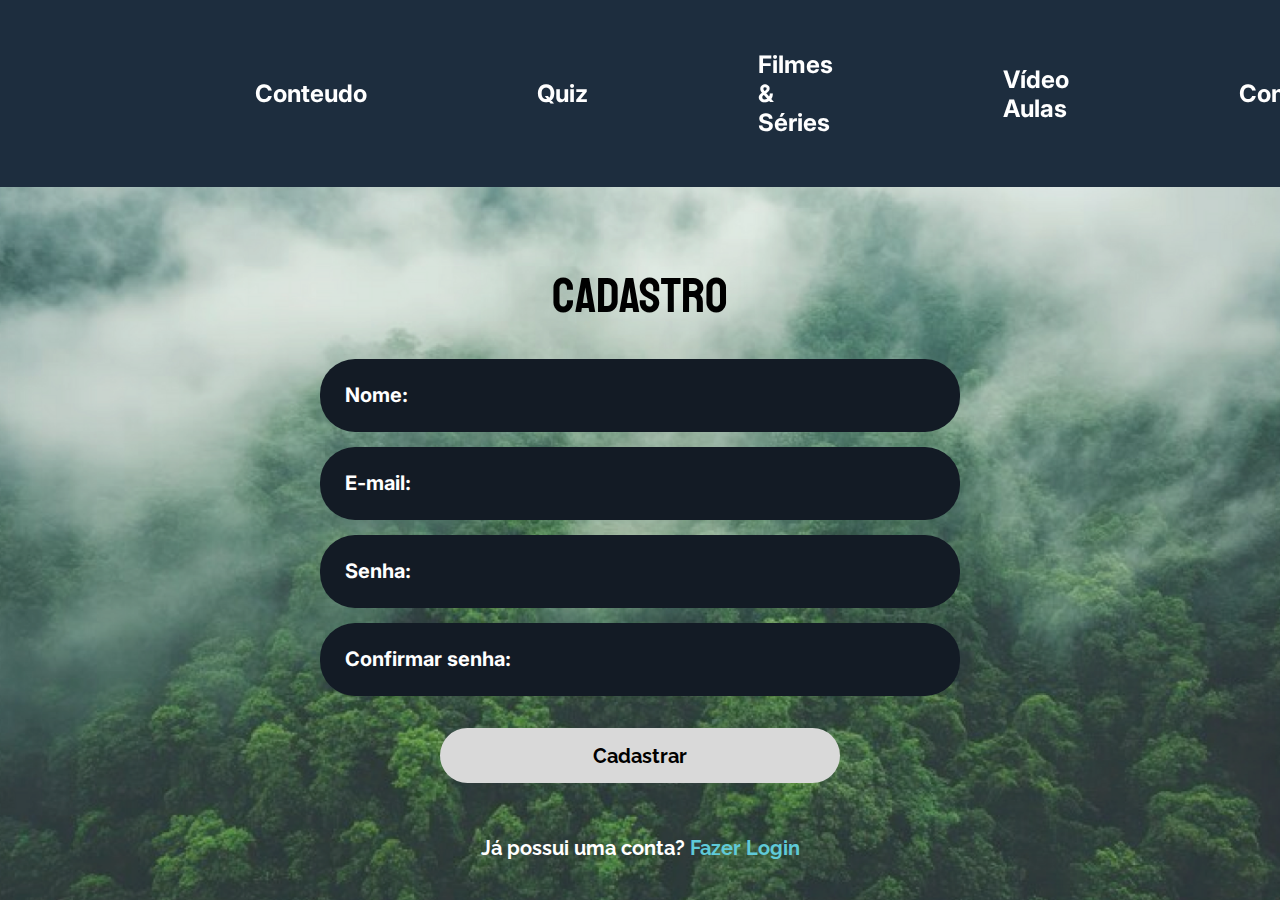
<file: cadastro/cadastro.html>
<!DOCTYPE html>
<html lang="en">
<head>
    <meta charset="UTF-8">
    <meta name="viewport" content="width=device-width, initial-scale=1.0">
    <link rel="stylesheet" href="cadastro.css">
    <link rel="preconnect" href="https://fonts.googleapis.com">
    <link rel="preconnect" href="https://fonts.gstatic.com" crossorigin>
    <link href="https://fonts.googleapis.com/css2?family=Rubik:ital,wght@0,300..900;1,300..900&family=Staatliches&display=swap" rel="stylesheet">

    <link rel="preconnect" href="https://fonts.googleapis.com">
    <link rel="preconnect" href="https://fonts.gstatic.com" crossorigin>
    <link href="https://fonts.googleapis.com/css2?family=Raleway:ital,wght@0,100..900;1,100..900&family=Rubik:ital,wght@0,300..900;1,300..900&family=Staatliches&display=swap" rel="stylesheet">

    <link rel="preconnect" href="https://fonts.googleapis.com">
    <link rel="preconnect" href="https://fonts.gstatic.com" crossorigin>
    <link href="https://fonts.googleapis.com/css2?family=Open+Sans:ital,wght@0,300..800;1,300..800&family=Raleway:ital,wght@0,100..900;1,100..900&family=Rubik:ital,wght@0,300..900;1,300..900&family=Staatliches&display=swap" rel="stylesheet">

    <link rel="preconnect" href="https://fonts.googleapis.com">
    <link rel="preconnect" href="https://fonts.gstatic.com" crossorigin>
    <link href="https://fonts.googleapis.com/css2?family=Inter:ital,opsz,wght@0,14..32,100..900;1,14..32,100..900&family=Open+Sans:ital,wght@0,300..800;1,300..800&family=Raleway:ital,wght@0,100..900;1,100..900&family=Rubik:ital,wght@0,300..900;1,300..900&family=Staatliches&display=swap" rel="stylesheet">
    <script src="cadastro.js" type="module" defer></script>
    <title>Document</title>
</head>
<body>
    <header>
        <nav>
            <a href="/index.html"><img src="/imgs/logo.png" alt="logo"></a>
            <a href="/conteudo/conteudo.html">Conteudo</a>
            <a href="/quiz/quiz.html">Quiz</a>
            <a href="/filmesseries/movies.html">Filmes & Séries</a>
            <a href="https://youtube.com/playlist?list=PLj4yVuRqCKGEKDETE1k3KKUM9w7wphv3Q&si=6wbSA2pNkzeLuEVE">Vídeo Aulas</a>
            <a href="/index.html#faq">Contato</a>
        </nav>
    </header>

    <main>
        <section class="cadastro">
            <h1> CADASTRO</h1>

            <form action="">
                
                <input type="text" id="name" placeholder="Nome:" required>
        
                <input type="email" id="email"  placeholder="E-mail:" required>
        
                <input type="password" id="password"  placeholder="Senha:" required>
        
                <input type="password" id="password-confirmation"  placeholder="Confirmar senha:" required>
            </form>

            <button>Cadastrar</button>
            
            <p>Já possui uma conta?  <a href="/login/login.html">Fazer Login</a></p>
        </section>
    </main>

    
    
</body>
</html>
</file>
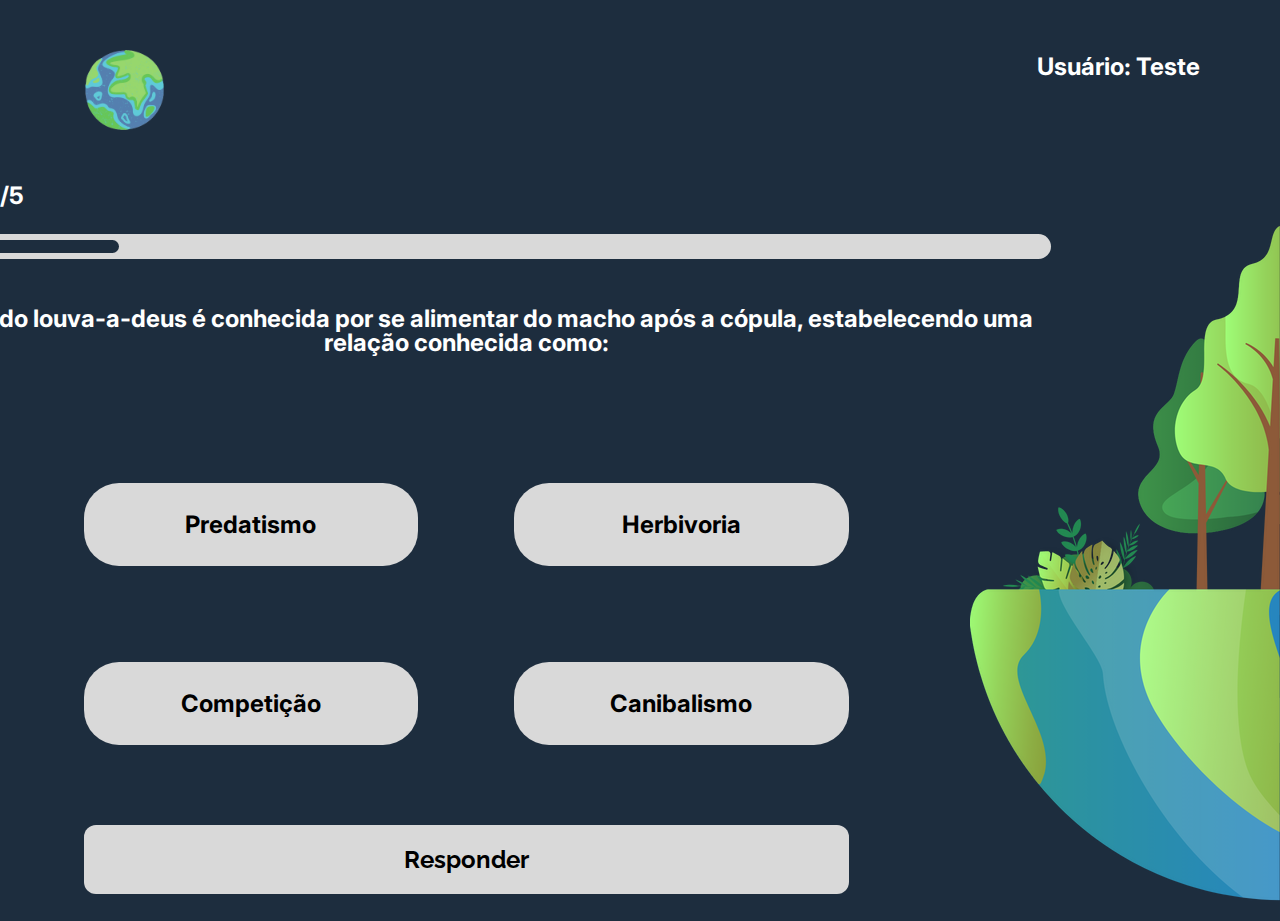
<file: quiz/pages/questoes/questoes.html>
<!DOCTYPE html>
<html lang="en">
<head>
    <meta charset="UTF-8">
    <meta name="viewport" content="width=device-width, initial-scale=1.0">
    <script src="questoes.js" defer></script>
    <link rel="stylesheet" href="questoes.css">
    <link rel="preconnect" href="https://fonts.googleapis.com">
    <link rel="preconnect" href="https://fonts.gstatic.com" crossorigin>
    <link href="https://fonts.googleapis.com/css2?family=Raleway:ital,wght@0,100..900;1,100..900&family=Rubik:ital,wght@0,300..900;1,300..900&family=Staatliches&display=swap" rel="stylesheet">

    <link rel="preconnect" href="https://fonts.googleapis.com">
    <link rel="preconnect" href="https://fonts.gstatic.com" crossorigin>
    <link href="https://fonts.googleapis.com/css2?family=Inter:ital,opsz,wght@0,14..32,100..900;1,14..32,100..900&family=Open+Sans:ital,wght@0,300..800;1,300..800&family=Raleway:ital,wght@0,100..900;1,100..900&family=Rubik:ital,wght@0,300..900;1,300..900&family=Staatliches&display=swap" rel="stylesheet">
    <title>Document</title>
</head>
<body>
    <header>
        <div>
            <nav>
                <a href="/index.html">
                    <img src="/imgs/logo.png" alt="Logo">
                </a>
            </nav>
        </div>
        
        <div class="user">
            <p>Usuário: Teste</p>
        </div>
    </header>
    
    <div class="container">
        <main>
            <section class="pergunta">
                <p>Pergunta 1/5</p>
                
                <div class="barra_progresso">
                    <div></div>
                </div>

                <h2></h2>

                <h2>A fêmea do louva-a-deus é conhecida por se alimentar do macho após a cópula, estabelecendo uma relação conhecida como:</h2>
                
            </section>

            <section class="alternativas">
                <form action="">
                    <label for="Predatismo" id="errada">
                        <input type="radio" id="alternativa_a" name="alternativa">
                        <div>
                            Predatismo
                        </div>
                    </label>

                    <label for="alternativa_b" id="errada">
                        <input type="radio" id="alternativa_b" name="alternativa">

                        <div>
                            Herbívora
                        </div>
                    </label>

                    <label for="alternativa_c" id="errada">
                        <input type="radio" id="alternativa_c" name="alternativa">

                        <div>
                            Competição
                        </div>
                    </label>

                    <label for="alternativa_d" id="correta">
                        <input type="radio" id="alternativa_d" name="alternativa">

                        <div>
                            Canibalismo
                        </div>
                    </label>

                </form>
                
                <a href=""><!--vai pra proxima pagina-->
                    <button>Próxima</button>
                </a>

            </section>             
        </main>

        <div class="img">
            <img src="/imgs/fundo.png" alt="Árvore no mundo">
        </div>
    </div>
</body>
</html>
</file>
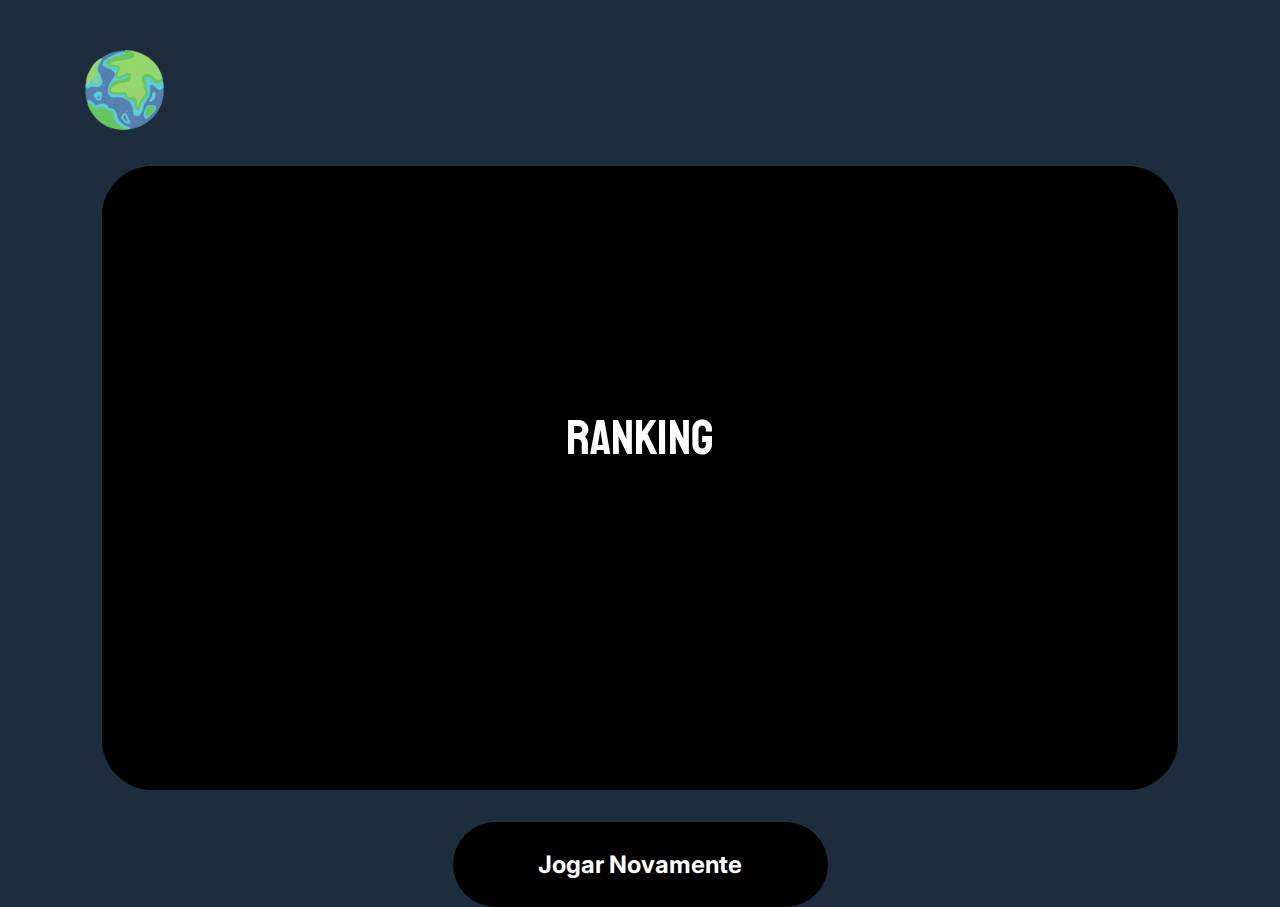
<file: quiz/pages/ranking/ranking.html>
<!DOCTYPE html>
<html lang="en">
<head>
    <meta charset="UTF-8">
    <meta name="viewport" content="width=device-width, initial-scale=1.0">
    <link rel="stylesheet" href="ranking.css">
    <link rel="preconnect" href="https://fonts.googleapis.com">
    <link rel="preconnect" href="https://fonts.gstatic.com" crossorigin>
    <link href="https://fonts.googleapis.com/css2?family=Rubik:ital,wght@0,300..900;1,300..900&family=Staatliches&display=swap" rel="stylesheet">

    <link rel="preconnect" href="https://fonts.googleapis.com">
    <link rel="preconnect" href="https://fonts.gstatic.com" crossorigin>
    <link href="https://fonts.googleapis.com/css2?family=Raleway:ital,wght@0,100..900;1,100..900&family=Rubik:ital,wght@0,300..900;1,300..900&family=Staatliches&display=swap" rel="stylesheet">

    <link rel="preconnect" href="https://fonts.googleapis.com">
    <link rel="preconnect" href="https://fonts.gstatic.com" crossorigin>
    <link href="https://fonts.googleapis.com/css2?family=Inter:ital,opsz,wght@0,14..32,100..900;1,14..32,100..900&family=Open+Sans:ital,wght@0,300..800;1,300..800&family=Raleway:ital,wght@0,100..900;1,100..900&family=Rubik:ital,wght@0,300..900;1,300..900&family=Staatliches&display=swap" rel="stylesheet">

    <script src="ranking.js" type="module" defer></script>
    <title>Document</title>
</head>
<body>
    <header>
        <nav>
            <a href="/index.html">
                <img src="/imgs/logo.png" alt="Logo">
            </a>
        </nav>
    </header>
    <div class="container">
    <main>
        <h1>RANKING</h1>

        <div id="ranking"></div>

    </main>

    <a href="/quiz/quiz.html"><button>Jogar Novamente</button></a>
</div>

</body>
</html>
</file>
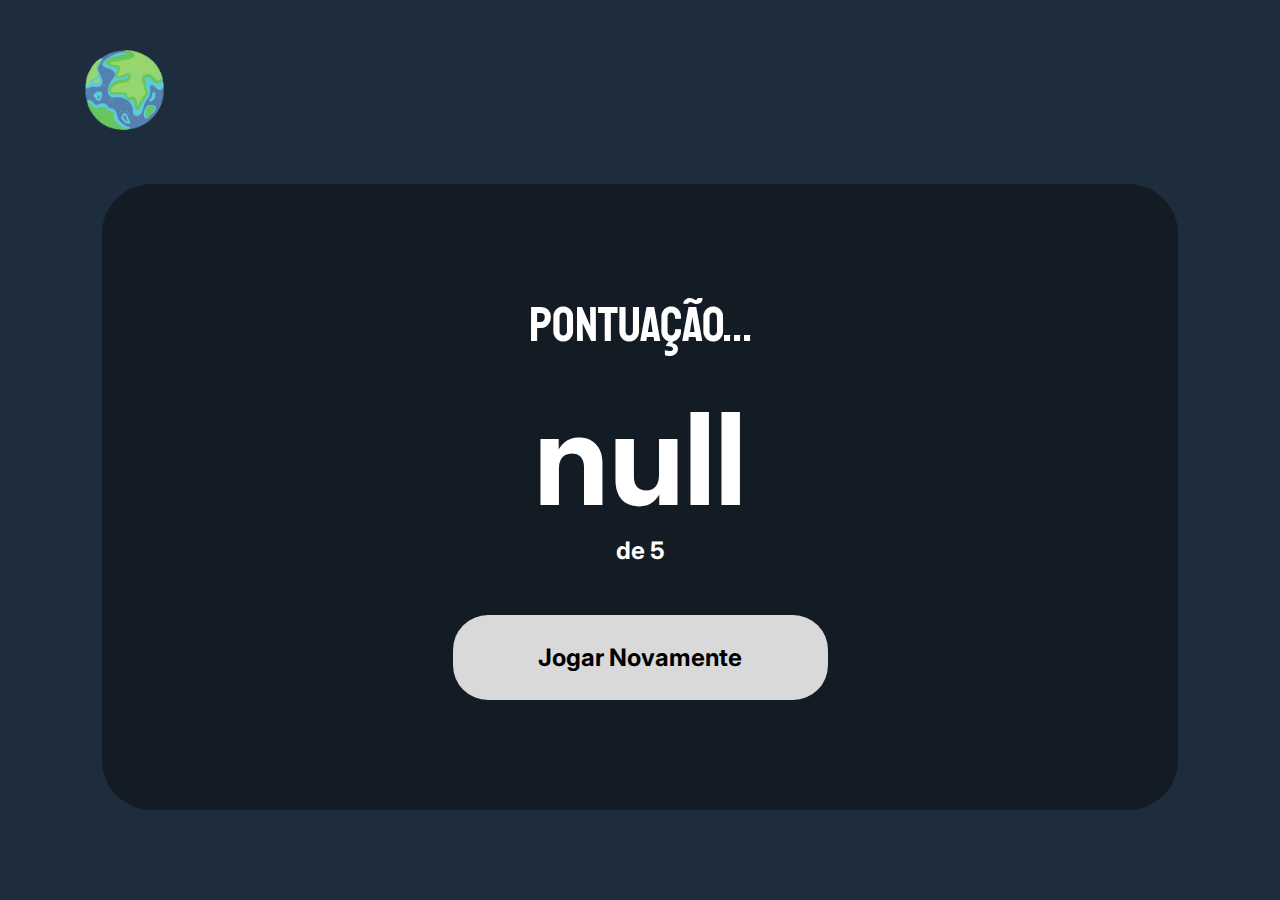
<file: quiz/pages/resultado/resultado.html>
<!DOCTYPE html>
<html lang="en">
<head>
    <meta charset="UTF-8">
    <meta name="viewport" content="width=device-width, initial-scale=1.0">
    <script src="./resultado.js" type="module" defer></script>
    <link rel="stylesheet" href="resultado.css">
    <link rel="preconnect" href="https://fonts.googleapis.com">
    <link rel="preconnect" href="https://fonts.gstatic.com" crossorigin>
    <link href="https://fonts.googleapis.com/css2?family=Staatliches&display=swap" rel="stylesheet">
    <link rel="preconnect" href="https://fonts.googleapis.com">
    <link rel="preconnect" href="https://fonts.gstatic.com" crossorigin>
    <link href="https://fonts.googleapis.com/css2?family=Inter:ital,opsz,wght@0,14..32,100..900;1,14..32,100..900&family=Staatliches&display=swap" rel="stylesheet">
    <title>Document</title>
</head>
<body>
    <header>
        <nav>
            <a href="/index.html">
                <img src="/imgs/logo.png" alt="Logo">
            </a>
        </nav>
    </header>

    <div class="container">
        <main>
            <h1>PONTUAÇÃO...</h1>
            <section class="pontuacao"> 

                <strong>3</strong>

                <p>de 5</p>

            </section>   

            <a href="/quiz/quiz.html">
                <button>Jogar Novamente</button>
            </a>

        </main>
    </div>
</body>
</html>
</file>
<file: cadastro/cadastro.css>
* {
    margin: 0;
    padding: 0;
    box-sizing: border-box;
}

:root {
    --azul-escuro: #1D2D3E;
    --azul-claro: #5FCAD8 ;
    --verde-claro: #F0F9EE;
    --cinza: #D9D9D9;
    --white: #FFFFFF;
    --button: #0A0E13;
}


header {
    background-color: var(--azul-escuro);
    top: 0; 
    width: 100%;
    position: fixed;

    height: 1440px 132px;

    
    left: 0;
    z-index: 1;

    object-fit: contain;

}

nav {
    display: flex;
    justify-content: space-between;
    align-items: center;
    margin-inline: auto;

}

nav a {
    color: var(--white);
    font-family: 'Inter';
    font-weight: bold;
    font-size: 24px;

    padding: 50px 85px;
    text-decoration: none;
}

nav a:hover {
    color: var(--azul-claro);
}

nav img {
    max-width: 40%;

}

main {
    height: 100vh;
}

.cadastro {
    background-image: url(/imgs/background.png);
    background-size: cover;
    width: 100%;
    height: 100vh;

    margin-top: 11.5rem;

    justify-content: center;
    flex-direction: column;
    text-align: center;
    align-items: center;
}

.cadastro p {
    color: var(--white);
    font-family: 'Raleway';
    font-weight: bold;
    font-size: 20px;
    margin-top: 53px;
}

.cadastro a {
    color: var(--azul-claro);
    text-decoration: none;
}

.cadastro button {
    background-color: var(--cinza);
    border: none; 
    cursor: pointer;  
    border-radius: 50px;
    width: 400px;
    height: 55px;

    font-family: 'Raleway';
    font-weight: bolder;
    font-size: 20px;


    margin-top: 2rem;
    
}

.cadastro button:hover {
    background-color: #b9b8b8;
}

.cadastro form {
    margin-top: 2rem;

    justify-content: center;
    flex-direction: column;
    text-align: center;
    align-items: center;
}
  
.cadastro h1{
    margin-top: 5rem;
    font-family: 'Staatliches';
    font-weight: 100;
    font-size: 50px;
    text-align: center;
}
  

main {
    display: flex;
    align-items: center;
    flex-direction: column;
}

form {
    display: flex;
    flex-direction: column;
    gap: 15px;
  }
  
  form ::placeholder {
    font-family: 'Inter';
    font-weight: bold;
    
    color: var(--white);
  }
  
 main input {
    padding: 25px ;
    width: 50%;
    border: none;
    border-radius: 35px;
    background: #131B25;
    color: #fff;
    font-size: 20px;
    
  }
 
  main form p {
    font-size: 14px;
  }
  
  main form p a {
    color: #00bcd4;
    text-decoration: none;
  }
</file>
<file: quiz/pages/questoes/questoes.css>
* {
    margin: 0;
    padding: 0;
    box-sizing: border-box;
}

:root {
    --azul-escuro: #1D2D3E;
    --azul-claro: #5FCAD8 ;
    --verde-claro: #F0F9EE;
    --cinza: #D9D9D9;
    --white: #FFFFFF;
    --button: #0A0E13;
}



nav {
    display: flex;
    justify-content: space-between;
    align-items: center;
    margin-inline: auto;
 
    padding: 50px 85px;

    margin-bottom: -50px;
}

nav img {
    max-width: 40%;

}

header {
    display: flex;
    justify-content: space-between;
    align-items: center;
}

header > div {
    display: flex;
    justify-content: space-between;
    align-items: center;
    gap: 4.3rem;
}

.user p {
    color: var(--white);
    margin-right: 5rem;
    font-family: 'Inter';
    font-weight: bold;
    font-size: 24px;
}

body {
    background-color: var(--azul-escuro);
}


.img {
    height: 677px;
    width: 310px;
    margin-top: 70px;

    margin-bottom: 20px;
}


.container {
    display: flex;
    justify-content: space-between;
    align-items: center;
    
    margin-top: 20px;

}

.container main {
    display: flex;
    flex-direction: column;
    justify-content: center;
    align-items: center;
    margin: 0 auto; 
    width: 60%;

    margin-right: 120px;


}



main {
    display: flex;
    justify-content: center;
    flex-direction: column;
    align-items: center;
    
    
}

.pergunta {
    color: var(--white);
    margin-bottom: 5rem;
    font-family: 'Inter';
    font-weight: bold;
}

.pergunta p {
    font-family: 'Inter';
    font-weight: bold;
    font-size: 24px;
    margin-bottom: 1.5rem;
}

.pergunta h2 {
    color: var(--white);
    text-align: center;
    font-family: 'Inter';
    font-weight: bold;
    font-size: 24px;
    line-height: 24px;
    margin-bottom: 3rem;
}

.barra_progresso {
    width: 130vh;
    background: var(--cinza);
    height: 25px;
    padding: 6px;
    border-radius: 999px;
    margin-bottom: 3rem;
}


.barra_progresso div {
    height: 100%;
    background: var(--azul-escuro);
    border-radius: 999px;
    width: 20%;
}

.alternativas form {
    display: grid;
    grid-template-columns: 1fr 1fr;
    gap: 6rem;
}

.alternativas label {
    display: flex;
    justify-content: center;
    color: black;
    background: var(--cinza);
    border-radius: 35px;
    cursor: pointer;
    padding: 27px;
    font-family: 'Inter';
    font-weight: bold;
    font-size: 24px;



}


.alternativas label:has(input:checked) {
    outline: 5px solid black;
    
} 

.alternativas label:hover{
    color:  var(--azul-escuro);
   
}


.alternativas label#correta {
    outline: 3px solid green;

    
    background: green;
    color: black ;
    
    
}

.alternativas label#errada {
    outline: 3px solid red;

    background: red;
    color: black;
}

.alternativas input{
    display: none;
}


.alternativas div {
    display: flex;
    align-items: center;
    gap: 10rem;

}

.alternativas button {
    margin-top: 5rem;
    padding: 20px 20rem;
    border-radius: 12px;
    border: none;
    background: var(--cinza);
    color: black;
    width: 100%;

    font-family: 'Raleway';
    font-weight: bold;
    font-size: 24px;
}

.alternativas button:hover {
    background: #bdbdbd;
    cursor: pointer;
}
</file>
<file: quiz/pages/ranking/ranking.css>
* {
    margin: 0;
    padding: 0;
    box-sizing: border-box;
}

:root {
    --azul-escuro: #1D2D3E;
    --azul-claro: #5FCAD8 ;
    --verde-claro: #F0F9EE;
    --cinza: #D9D9D9;
    --white: #FFFFFF;
    --button: #0A0E13;
}



nav {
    display: flex;
    justify-content: space-between;
    align-items: center;
    margin-inline: auto;
 
    padding: 50px 85px;

    margin-bottom: -50px;
}

nav img {
    max-width: 40%;

}

body {
    background-color: var(--azul-escuro);
}

.container {

    display: flex;
    justify-content: center;
    flex-direction: column;
    text-align: center;
    align-items: center;

}

main {
    background-color: #000000;
    border-radius: 50px;
    height: 624px;
    width: 1076px;

    text-align: center;
    display: flex;
    flex-direction: column;
    justify-content: center;
    align-items: center;
    margin-top: 2rem;

}

main h1 {
    color: var(--white);
    font-family: 'Staatliches';
    font-weight: 100;
    font-size: 50px;

    margin-bottom: 5rem;
   
}

main p {

    color: black;
    font-family: 'Inter';
    font-weight: bold;
    font-size: 24px;
}

.ranking {
    display: flex;
    align-items: center;
    padding: 10px;
    border-radius: 8px;
    margin-bottom: 10px;
    
}

.ranking img {
    margin-right: 25px;
}

.div {
    background-color: var(--cinza);
    border-radius: 35px;
    width: 788px;
    height: 85px;
    
    display: flex;
    align-items: center;
    justify-content: space-between;

    margin-bottom: 10px;
    color: #000;
}

.name {
    font-family: 'Inter';
    font-weight: bold;
    font-size: 24px;

    flex-grow: 1;
    text-align: left;
    margin-left: 35px;
  }
  
.score {
    font-family: 'Inter';
    font-weight: bold;
    font-size: 24px;
    margin-right: 25px;
}

main img {
    display: flex;
    justify-content: flex-end;
}

button {
    background-color: #000000;
    color: var(--white);
    border: none; 
    cursor: pointer;  
    border-radius: 50px;
    width: 375px;
    height: 85px;

    
    font-family: 'Inter';
    font-weight: bold;
    font-size: 24px;
        
    margin-top: 2rem;
    
}

button:hover {
    background-color: #333333;
}
</file>
<file: quiz/pages/resultado/resultado.css>
* {
    margin: 0;
    padding: 0;
    box-sizing: border-box;
}

:root {
    --azul-background: #131B25;
    --azul-escuro: #1D2D3E;
    --azul-claro: #5FCAD8 ;
    --cinza: #D9D9D9;
    --white: #FFFFFF;
}

nav {
    display: flex;
    justify-content: space-between;
    align-items: center;
    margin-inline: auto;

}

nav a {
    padding: 50px 85px;
}


nav img {
    max-width: 40%;

}

body {
    background-color: var(--azul-escuro);
    color: var(--white);
}

.container {
    display: flex;
    align-items: center;
    justify-content: center;
    flex-direction: column;
    text-align: center;
}

main {
    background-color: var(--azul-background);
    border-radius: 50px;
    height: 626px;
    width: 1076px;

    display: flex;
    justify-content: center;
    align-items: center;
    flex-direction: column;
}

h1 {
    font-family: 'Staatliches';
    font-weight: 100;
    font-size: 50px;
    margin-bottom: 25px;
}

.pontuacao strong {
    font-family: 'Inter';
    font-weight: bold;
    font-size: 128px;
}

.pontuacao p {
    font-family: 'Inter';
    font-weight: bold;
    font-size: 24px;
}

button {
    background-color: var(--cinza);
    border: none;
    border-radius: 35px;

    font-family: 'Inter';
    font-size: 24px;
    font-weight: bold;

    width: 375px;
    height: 85px;

    margin-top: 50px;
}
</file>
